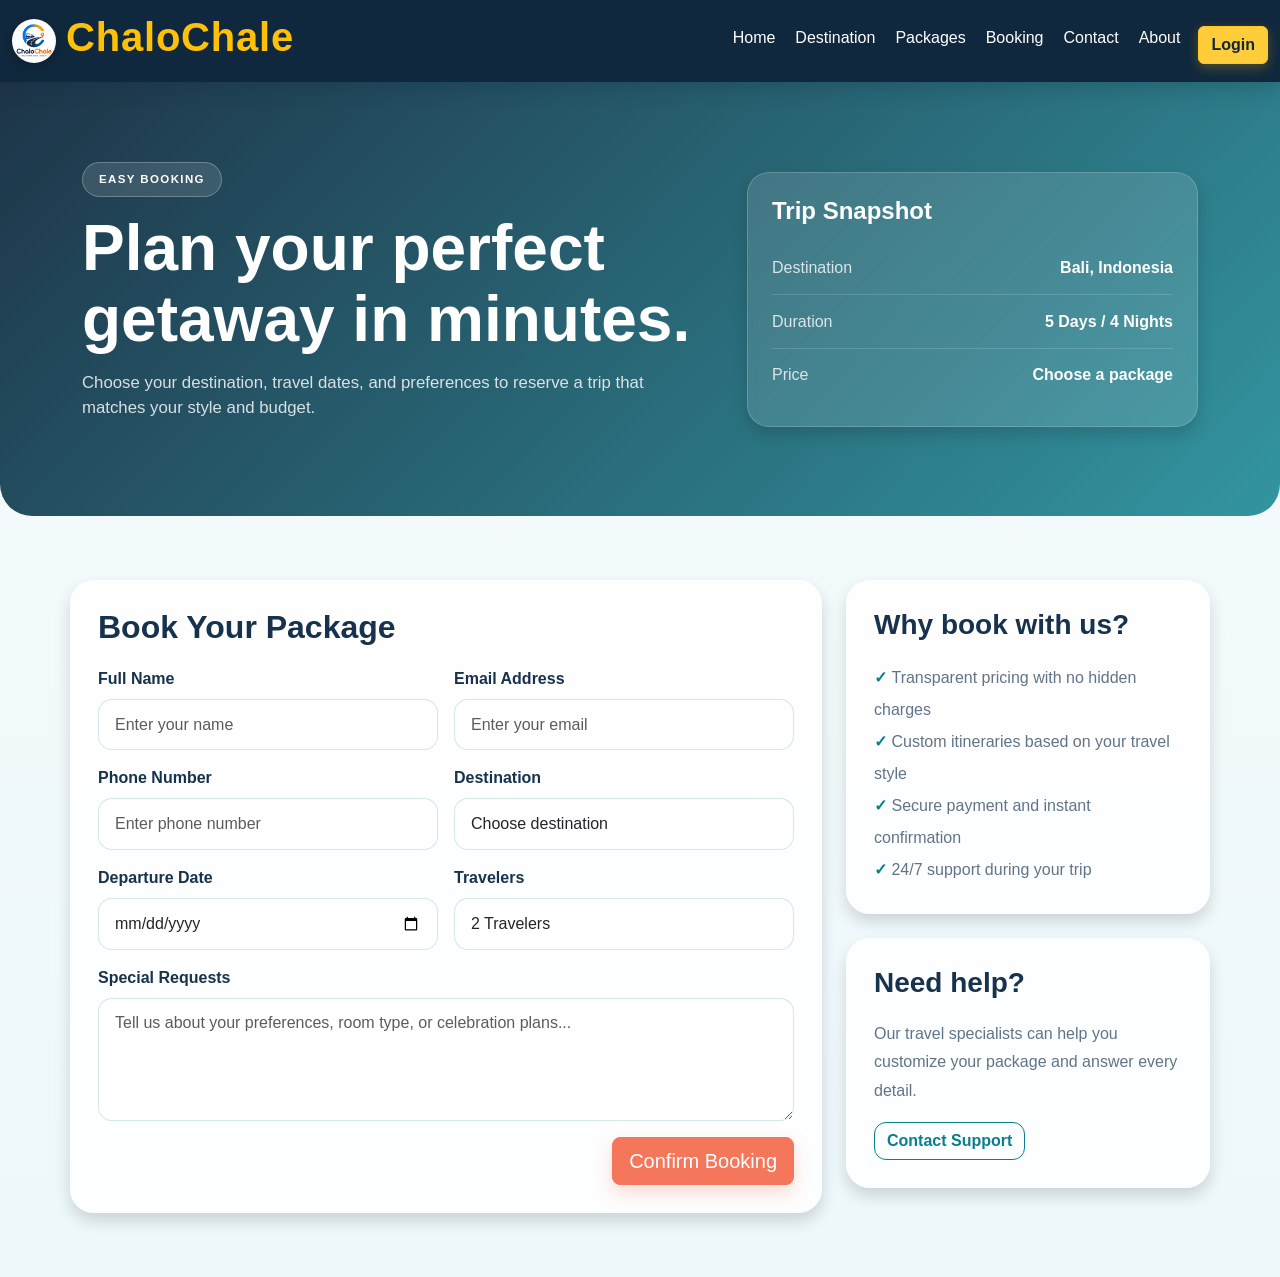
<file: Booking.html>
<!DOCTYPE html>
<html lang="en">

<head>
    <meta charset="UTF-8">
    <meta name="viewport" content="width=device-width, initial-scale=1.0">
    <link href="https://cdn.jsdelivr.net/npm/bootstrap@5.3.8/dist/css/bootstrap.min.css" rel="stylesheet" />
    <script src="https://cdn.jsdelivr.net/npm/bootstrap@5.3.8/dist/js/bootstrap.bundle.min.js"></script>
    <link rel="stylesheet" href="Css/styles.css">
    <link rel="stylesheet" href="Css/Booking.css">
    <title>ChaloChale - Booking</title>
</head>

<body>
    <nav class="navbar navbar-expand-lg navbar-dark bg-dark sticky-top shadow">
        <div class="container-fluid">
            <img src="Images/ChaloChale.png" alt="Logo">
            <h2 class="navbar-brand fw-bold fs-1 text-warning">ChaloChale</h2>
            <button class="navbar-toggler" type="button" data-bs-toggle="collapse" data-bs-target="#navbarNav">
                <span class="navbar-toggler-icon"></span>
            </button>
            <div class="collapse navbar-collapse" id="navbarNav">
                <ul class="navbar-nav ms-auto">
                    <li class="nav-item"><a class="nav-link active" href="index.html">Home</a></li>
                    <li class="nav-item"><a class="nav-link active" href="Destination.html">Destination</a></li>
                    <li class="nav-item"><a class="nav-link active" href="Packages.html">Packages</a></li>
                    <li class="nav-item"><a class="nav-link active" href="Booking.html">Booking</a></li>
                    <li class="nav-item"><a class="nav-link active" href="Contact.html">Contact</a></li>
                    <li class="nav-item"><a class="nav-link active" href="About.html">About</a></li>
                    <li class="nav-item"><a href="Login.html" class="btn btn-warning ms-2 active">Login</a></li>
                </ul>
            </div>
        </div>
    </nav>

    <section class="booking-hero">
        <div class="container">
            <div class="row align-items-center g-4">
                <div class="col-lg-7">
                    <span class="section-tag">Easy booking</span>
                    <h1>Plan your perfect getaway in minutes.</h1>
                    <p>Choose your destination, travel dates, and preferences to reserve a trip that matches your style and budget.</p>
                </div>
                <div class="col-lg-5">
                    <div class="summary-card shadow">
                        <h4>Trip Snapshot</h4>
                        <div class="summary-row">
                            <span>Destination</span>
                            <strong>Bali, Indonesia</strong>
                        </div>
                        <div class="summary-row">
                            <span>Duration</span>
                            <strong>5 Days / 4 Nights</strong>
                        </div>
                        <div class="summary-row">
                            <span>Price</span>
                            <strong>₹16,499</strong>
                        </div>
                    </div>
                </div>
            </div>
        </div>
    </section>

    <section class="container booking-section">
        <div class="row g-4">
            <div class="col-lg-8">
                <div class="booking-card shadow">
                    <h2>Book Your Package</h2>
                    <form id="bookingForm" novalidate>
                        <div class="row g-3">
                            <div class="col-md-6">
                                <label class="form-label" for="bookingName">Full Name</label>
                                <input type="text" id="bookingName" class="form-control" placeholder="Enter your name" required>
                            </div>
                            <div class="col-md-6">
                                <label class="form-label" for="bookingEmail">Email Address</label>
                                <input type="email" id="bookingEmail" class="form-control" placeholder="Enter your email" required>
                            </div>
                            <div class="col-md-6">
                                <label class="form-label" for="bookingPhone">Phone Number</label>
                                <input type="tel" id="bookingPhone" class="form-control" placeholder="Enter phone number" required>
                            </div>
                            <div class="col-md-6">
                                <label class="form-label" for="destination">Destination</label>
                                <select id="destination" class="form-select" required>
                                    <option value="" selected>Choose destination</option>
                                    <option value="Swiss Alps" data-price="18999">Swiss Alps</option>
                                    <option value="Bali Escape" data-price="16499">Bali Escape</option>
                                    <option value="Kyoto Heritage" data-price="21299">Kyoto Heritage</option>
                                    <option value="Dubai Premium" data-price="29999">Dubai Premium</option>
                                    <option value="Kerala Retreat" data-price="12799">Kerala Retreat</option>
                                    <option value="Paris Romance" data-price="24499">Paris Romance</option>
                                </select>
                            </div>
                            <div class="col-md-6">
                                <label class="form-label" for="departureDate">Departure Date</label>
                                <input type="date" id="departureDate" class="form-control" required>
                            </div>
                            <div class="col-md-6">
                                <label class="form-label" for="travelers">Travelers</label>
                                <select id="travelers" class="form-select">
                                    <option value="2" selected>2 Travelers</option>
                                    <option value="1">1 Traveler</option>
                                    <option value="3">3 Travelers</option>
                                    <option value="4">4 Travelers</option>
                                </select>
                            </div>
                            <div class="col-12">
                                <label class="form-label" for="requests">Special Requests</label>
                                <textarea id="requests" class="form-control" rows="4" placeholder="Tell us about your preferences, room type, or celebration plans..."></textarea>
                            </div>
                            <div class="col-12 text-end">
                                <button type="submit" class="btn btn-primary btn-lg">Confirm Booking</button>
                            </div>
                        </div>
                    </form>
                </div>
            </div>

            <div class="col-lg-4">
                <div class="info-card shadow">
                    <h3>Why book with us?</h3>
                    <ul class="feature-list">
                        <li>Transparent pricing with no hidden charges</li>
                        <li>Custom itineraries based on your travel style</li>
                        <li>Secure payment and instant confirmation</li>
                        <li>24/7 support during your trip</li>
                    </ul>
                </div>

                <div class="info-card shadow mt-4">
                    <h3>Need help?</h3>
                    <p>Our travel specialists can help you customize your package and answer every detail.</p>
                    <a href="Contact.html" class="btn btn-outline-primary">Contact Support</a>
                </div>
            </div>
        </div>
    </section>

    <script src="js/script.js"></script>

</body>

</html>
</file>
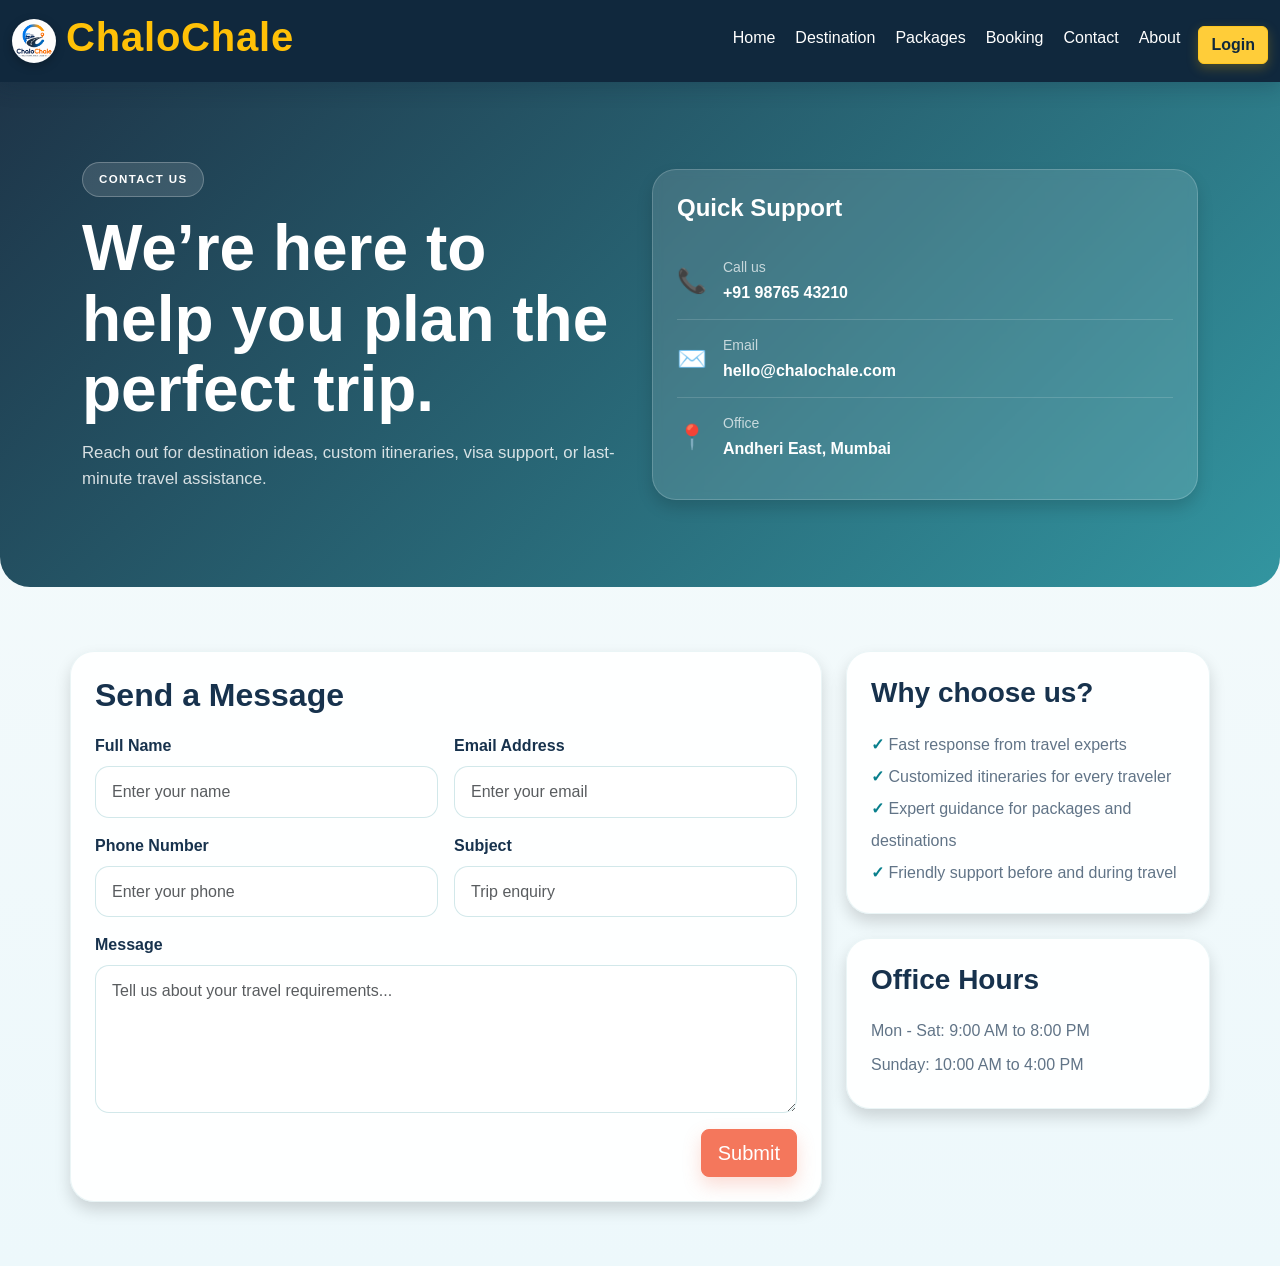
<file: Contact.html>
<!DOCTYPE html>
<html lang="en">

<head>
    <meta charset="UTF-8">
    <meta name="viewport" content="width=device-width, initial-scale=1.0">
    <link href="https://cdn.jsdelivr.net/npm/bootstrap@5.3.8/dist/css/bootstrap.min.css" rel="stylesheet" />
    <script src="https://cdn.jsdelivr.net/npm/bootstrap@5.3.8/dist/js/bootstrap.bundle.min.js"></script>
    <link rel="stylesheet" href="Css/styles.css">
    <link rel="stylesheet" href="Css/Contact.css">
    <title>ChaloChale - Contact</title>
</head>

<body>
    <nav class="navbar navbar-expand-lg navbar-dark bg-dark sticky-top shadow">
        <div class="container-fluid">
            <img src="Images/ChaloChale.png" alt="Logo">
            <h2 class="navbar-brand fw-bold fs-1 text-warning">ChaloChale</h2>
            <button class="navbar-toggler" type="button" data-bs-toggle="collapse" data-bs-target="#navbarNav">
                <span class="navbar-toggler-icon"></span>
            </button>
            <div class="collapse navbar-collapse" id="navbarNav">
                <ul class="navbar-nav ms-auto">
                    <li class="nav-item"><a class="nav-link active" href="index.html">Home</a></li>
                    <li class="nav-item"><a class="nav-link active" href="Destination.html">Destination</a></li>
                    <li class="nav-item"><a class="nav-link active" href="Packages.html">Packages</a></li>
                    <li class="nav-item"><a class="nav-link active" href="Booking.html">Booking</a></li>
                    <li class="nav-item"><a class="nav-link active" href="Contact.html">Contact</a></li>
                    <li class="nav-item"><a class="nav-link active" href="About.html">About</a></li>
                    <li class="nav-item"><a href="Login.html" class="btn btn-warning ms-2 active">Login</a></li>
                </ul>
            </div>
        </div>
    </nav>

    <section class="contact-hero">
        <div class="container">
            <div class="row align-items-center g-4">
                <div class="col-lg-6">
                    <span class="section-tag">Contact us</span>
                    <h1>We’re here to help you plan the perfect trip.</h1>
                    <p>Reach out for destination ideas, custom itineraries, visa support, or last-minute travel assistance.</p>
                </div>
                <div class="col-lg-6">
                    <div class="contact-card shadow">
                        <h4>Quick Support</h4>
                        <div class="info-row">
                            <span>📞</span>
                            <div>
                                <small>Call us</small>
                                <strong>+91 98765 43210</strong>
                            </div>
                        </div>
                        <div class="info-row">
                            <span>✉️</span>
                            <div>
                                <small>Email</small>
                                <strong>hello@chalochale.com</strong>
                            </div>
                        </div>
                        <div class="info-row">
                            <span>📍</span>
                            <div>
                                <small>Office</small>
                                <strong>Andheri East, Mumbai</strong>
                            </div>
                        </div>
                    </div>
                </div>
            </div>
        </div>
    </section>

    <section class="container contact-section">
        <div class="row g-4">
            <div class="col-lg-8">
                <div class="form-card shadow">
                    <h2>Send a Message</h2>
                    <form id="contactForm" novalidate>
                        <div class="row g-3">
                            <div class="col-md-6">
                                <label class="form-label" for="contactName">Full Name</label>
                                <input type="text" id="contactName" class="form-control" placeholder="Enter your name" required>
                            </div>
                            <div class="col-md-6">
                                <label class="form-label" for="contactEmail">Email Address</label>
                                <input type="email" id="contactEmail" class="form-control" placeholder="Enter your email" required>
                            </div>
                            <div class="col-md-6">
                                <label class="form-label" for="contactPhone">Phone Number</label>
                                <input type="tel" id="contactPhone" class="form-control" placeholder="Enter your phone" required>
                            </div>
                            <div class="col-md-6">
                                <label class="form-label" for="contactSubject">Subject</label>
                                <input type="text" id="contactSubject" class="form-control" placeholder="Trip enquiry" required>
                            </div>
                            <div class="col-12">
                                <label class="form-label" for="contactMessage">Message</label>
                                <textarea id="contactMessage" class="form-control" rows="5" placeholder="Tell us about your travel requirements..." required></textarea>
                            </div>
                            <div class="col-12 text-end">
                                <button type="submit" class="btn btn-primary btn-lg">Submit</button>
                            </div>
                        </div>
                    </form>
                </div>
            </div>

            <div class="col-lg-4">
                <div class="support-card shadow">
                    <h3>Why choose us?</h3>
                    <ul class="support-list">
                        <li>Fast response from travel experts</li>
                        <li>Customized itineraries for every traveler</li>
                        <li>Expert guidance for packages and destinations</li>
                        <li>Friendly support before and during travel</li>
                    </ul>
                </div>

                <div class="support-card shadow mt-4">
                    <h3>Office Hours</h3>
                    <p>Mon - Sat: 9:00 AM to 8:00 PM</p>
                    <p>Sunday: 10:00 AM to 4:00 PM</p>
                </div>
            </div>
        </div>
    </section>

    <script src="js/script.js"></script>

</body>

</html>
</file>
<file: Css/styles.css>
:root {
    --ink: #17324d;
    --muted: #617487;
    --sky: #eaf6f7;
    --teal: #087f8c;
    --coral: #f4775c;
    --surface-shadow: 0 14px 35px rgba(23, 50, 77, 0.12);
}

body {
    background: linear-gradient(180deg, #f7fbfb 0%, var(--sky) 100%);
    color: var(--ink);
    min-width: 320px;
}

nav img {
    height: 44px;
    width: 44px;
    margin-right: 10px;
    border-radius: 50%;
    object-fit: cover;
    box-shadow: 0 3px 10px rgba(0, 0, 0, 0.25);
}

.navbar {
    background: #10283d !important;
    box-shadow: 0 5px 18px rgba(16, 40, 61, 0.25) !important;
}

.navbar-brand {
    letter-spacing: 0.02em;
}

.navbar .nav-link {
    border-radius: 8px;
    margin: 0 2px;
    transition: background-color 0.2s ease, color 0.2s ease;
}

.navbar .nav-link:hover,
.navbar .nav-link:focus {
    background: rgba(255, 255, 255, 0.12);
    color: #ffd166;
}

.navbar .btn-warning {
    color: #10283d;
    font-weight: 700;
    box-shadow: 0 4px 12px rgba(255, 193, 7, 0.25);
}

.home-hero {
    background: linear-gradient(135deg, rgba(16, 40, 61, 0.94), rgba(8, 127, 140, 0.82));
    padding: 5rem 0;
    color: white;
    border-radius: 0 0 32px 32px;
}

.section-tag {
    display: inline-block;
    padding: 0.5rem 1rem;
    border-radius: 999px;
    background: rgba(255, 255, 255, 0.12);
    border: 1px solid rgba(255, 255, 255, 0.25);
    text-transform: uppercase;
    letter-spacing: 0.12em;
    font-size: 0.72rem;
    font-weight: 700;
}

.section-tag.dark {
    background: rgba(8, 127, 140, 0.08);
    border-color: rgba(8, 127, 140, 0.12);
    color: var(--teal);
}

.section-tag.light {
    background: rgba(255, 255, 255, 0.18);
    border-color: rgba(255, 255, 255, 0.3);
    color: white;
}

.home-hero h1 {
    margin-top: 1rem;
    font-size: clamp(2.5rem, 5vw, 4.3rem);
    line-height: 1.1;
    font-weight: 800;
}

.home-hero p {
    color: rgba(255, 255, 255, 0.85);
    max-width: 560px;
    margin-top: 1rem;
    font-size: 1.08rem;
}

.hero-panel {
    position: relative;
    overflow: hidden;
    border-radius: 26px;
    border: 1px solid rgba(255, 255, 255, 0.15);
}

.hero-panel img {
    width: 100%;
    height: 420px;
    object-fit: cover;
}

.hero-panel-body {
    position: absolute;
    left: 1.2rem;
    right: 1.2rem;
    bottom: 1.2rem;
    padding: 1rem 1.25rem;
    border-radius: 18px;
    background: rgba(16, 40, 61, 0.72);
    backdrop-filter: blur(6px);
}

.hero-panel-body span {
    display: block;
    color: #dcecf2;
    text-transform: uppercase;
    letter-spacing: 0.08em;
    font-size: 0.7rem;
}

.hero-panel-body h3 {
    margin: 0.4rem 0;
    font-weight: 800;
}

.hero-panel-body p {
    margin: 0;
    color: #ffd166;
    font-weight: 700;
}

.stats-row {
    margin-top: -1rem;
}

.stat-box {
    background: rgba(255, 255, 255, 0.9);
    border-radius: 22px;
    padding: 1.4rem 1rem;
    box-shadow: var(--surface-shadow);
    height: 100%;
}

.stat-box h3 {
    margin-bottom: 0.4rem;
    color: var(--teal);
    font-weight: 800;
}

.stat-box p {
    margin: 0;
    color: var(--muted);
    font-weight: 600;
}

.section-heading {
    margin-top: 0.7rem;
    font-weight: 800;
    color: var(--ink);
}

.category-row {
    margin-top: 1.5rem;
}

.category-card {
    background: rgba(255, 255, 255, 0.82);
    border: 1px solid rgba(8, 127, 140, 0.08);
    border-radius: 22px;
    padding: 1.5rem 1rem;
    text-align: center;
    box-shadow: var(--surface-shadow);
    height: 100%;
    transition: transform 0.25s ease, box-shadow 0.25s ease;
}

.category-card:hover {
    transform: translateY(-6px);
    box-shadow: 0 20px 40px rgba(23, 50, 77, 0.16);
}

.category-card span {
    display: block;
    font-size: 2rem;
    margin-bottom: 0.5rem;
}

.category-card h5 {
    margin: 0;
    color: var(--ink);
    font-weight: 700;
}

.feature-grid {
    margin-top: 1.5rem;
}

.feature-card {
    border: none;
    border-radius: 22px;
    overflow: hidden;
    box-shadow: var(--surface-shadow);
    transition: transform 0.25s ease, box-shadow 0.25s ease;
}

.feature-card:hover {
    transform: translateY(-8px);
    box-shadow: 0 22px 45px rgba(23, 50, 77, 0.18);
}

.feature-card img {
    width: 100%;
    height: 250px;
    object-fit: cover;
}

.feature-card .card-body {
    padding: 1.4rem;
}

.pill {
    display: inline-block;
    padding: 0.4rem 0.7rem;
    border-radius: 999px;
    background: rgba(8, 127, 140, 0.08);
    color: var(--teal);
    font-size: 0.74rem;
    font-weight: 700;
}

.price {
    color: var(--coral);
    font-size: 1.2rem;
    font-weight: 800;
}

.feature-card h4 {
    margin-top: 1rem;
    color: var(--ink);
    font-weight: 800;
}

.meta {
    color: var(--muted);
    font-weight: 600;
    margin-bottom: 0.9rem;
}

.feature-card ul {
    padding-left: 1.2rem;
    margin: 0 0 1.2rem;
    color: var(--muted);
    line-height: 1.9;
}

.home-cta {
    background: linear-gradient(135deg, var(--ink), var(--teal));
    color: white;
    padding: 4rem 0;
    border-radius: 32px 32px 0 0;
    margin-top: 4rem;
}

.home-cta h2 {
    margin-top: 0.75rem;
    font-weight: 800;
}

.btn-warning {
    color: var(--ink);
    font-weight: 700;
}

.btn-outline-light {
    border-color: rgba(255, 255, 255, 0.5);
    color: white;
}

@media (max-width: 991px) {
    .home-hero {
        padding-top: 4rem;
    }
    .hero-panel img {
        height: 360px;
    }
}

@media (max-width: 767px) {
    .home-hero {
        padding: 3.5rem 0;
    }
    .hero-panel img {
        height: 300px;
    }
    .home-cta {
        padding: 3rem 0;
    }
}

@media (max-width: 768px) {
    .navbar .nav-link {
        margin: 2px 0;
    }
}

.navbar .btn-warning {
    margin: 0.5rem 0 0;
    display: inline-block;
}

#demo .carousel-item>img {
    height: 58vh;
    min-height: 380px;
}

#demo .carousel-caption {
    bottom: 12%;
}

.container-fluid.mb-5 .row {
    gap: 1rem;
}

#Package {
    grid-template-columns: repeat(2, minmax(0, 1fr));
    gap: 1rem;
}

#Package .col-md-3,
#Card .col-md-4 {
    margin-bottom: 0 !important;
}

@media (max-width: 480px) {
    .navbar-brand {
        font-size: 1.5rem !important;
    }
    nav img {
        height: 36px;
        width: 36px;
    }
    #demo .carousel-item>img {
        height: 470px;
    }
    #demo .carousel-caption {
        bottom: 15%;
    }
    #Package {
        grid-template-columns: 1fr;
    }
    #Card img {
        height: 220px;
    }
}
</file>
<file: Css/Booking.css>
:root {
    --navy: #10283d;
    --navy-soft: #17324d;
    --teal: #087f8c;
    --coral: #f4775c;
    --sky: #edf8fb;
    --muted: #617487;
    --white: #ffffff;
    --shadow: 0 18px 40px rgba(23, 50, 77, 0.12);
}

body {
    background: linear-gradient(180deg, #f7fbfb 0%, var(--sky) 100%);
    color: var(--navy-soft);
    font-family: Arial, Helvetica, sans-serif;
}

img {
    display: block;
    max-width: 100%;
}

.booking-hero {
    background: linear-gradient(135deg, rgba(16, 40, 61, 0.94), rgba(8, 127, 140, 0.82));
    padding: 5rem 0;
    color: var(--white);
    border-radius: 0 0 32px 32px;
}

.section-tag {
    display: inline-block;
    padding: 0.5rem 1rem;
    border-radius: 999px;
    background: rgba(255, 255, 255, 0.12);
    border: 1px solid rgba(255, 255, 255, 0.25);
    text-transform: uppercase;
    letter-spacing: 0.12em;
    font-size: 0.72rem;
    font-weight: 700;
}

.booking-hero h1 {
    margin-top: 1rem;
    font-size: clamp(2.4rem, 5vw, 4.1rem);
    line-height: 1.1;
    font-weight: 800;
}

.booking-hero p {
    max-width: 570px;
    margin-top: 1rem;
    color: rgba(255, 255, 255, 0.82);
    font-size: 1.05rem;
}

.summary-card {
    background: rgba(255, 255, 255, 0.12);
    border: 1px solid rgba(255, 255, 255, 0.18);
    border-radius: 22px;
    padding: 1.5rem;
    backdrop-filter: blur(5px);
}

.summary-card h4 {
    color: var(--white);
    font-weight: 800;
    margin-bottom: 1rem;
}

.summary-row {
    display: flex;
    justify-content: space-between;
    align-items: center;
    gap: 1rem;
    padding: 0.9rem 0;
    border-bottom: 1px solid rgba(255, 255, 255, 0.14);
    color: rgba(255, 255, 255, 0.8);
}

.summary-row:last-child {
    border-bottom: none;
}

.summary-row strong {
    color: var(--white);
    font-weight: 700;
}

.booking-section {
    padding: 4rem 0;
}

.booking-card,
.info-card {
    background: rgba(255, 255, 255, 0.9);
    border-radius: 24px;
    padding: 1.75rem;
    box-shadow: var(--shadow);
}

.booking-card h2,
.info-card h3 {
    margin-bottom: 1.25rem;
    color: var(--navy-soft);
    font-weight: 800;
}

.form-label {
    color: var(--navy-soft);
    font-weight: 600;
}

.form-control,
.form-select,
textarea {
    border: 1px solid rgba(8, 127, 140, 0.18);
    border-radius: 14px;
    padding: 0.8rem 1rem;
    background: #fff;
    box-shadow: none;
}

.form-control:focus,
.form-select:focus,
textarea:focus {
    border-color: var(--teal);
    box-shadow: 0 0 0 0.2rem rgba(8, 127, 140, 0.12);
}

.btn-primary {
    background: var(--coral);
    border-color: var(--coral);
    box-shadow: 0 8px 18px rgba(244, 119, 92, 0.25);
}

.btn-primary:hover,
.btn-primary:focus {
    background: #dd674f;
    border-color: #dd674f;
}

.btn-outline-primary {
    border-color: var(--teal);
    color: var(--teal);
    border-radius: 12px;
    font-weight: 600;
}

.btn-outline-primary:hover,
.btn-outline-primary:focus {
    background: var(--teal);
    border-color: var(--teal);
    color: var(--white);
}

.feature-list {
    list-style: none;
    padding: 0;
    margin: 0;
    color: var(--muted);
    line-height: 2;
}

.feature-list li::before {
    content: "✓ ";
    color: var(--teal);
    font-weight: 700;
}

.info-card p {
    color: var(--muted);
    line-height: 1.8;
    margin-bottom: 1rem;
}

@media (max-width: 991px) {
    .booking-hero {
        padding-top: 4rem;
    }
}

@media (max-width: 767px) {
    .booking-hero {
        padding: 3.5rem 0;
    }
    .booking-card,
    .info-card {
        padding: 1.3rem;
    }
    .summary-row {
        flex-direction: column;
        align-items: flex-start;
    }
}
</file>
<file: Css/Contact.css>
:root {
    --navy: #10283d;
    --navy-soft: #17324d;
    --teal: #087f8c;
    --coral: #f4775c;
    --sky: #edf8fb;
    --muted: #617487;
    --white: #ffffff;
    --shadow: 0 18px 40px rgba(23, 50, 77, 0.12);
}

body {
    background: linear-gradient(180deg, #f7fbfb 0%, var(--sky) 100%);
    color: var(--navy-soft);
    font-family: Arial, Helvetica, sans-serif;
}

img {
    display: block;
    max-width: 100%;
}

.contact-hero {
    background: linear-gradient(135deg, rgba(16, 40, 61, 0.94), rgba(8, 127, 140, 0.82));
    color: var(--white);
    padding: 5rem 0;
    border-radius: 0 0 30px 30px;
}

.section-tag {
    display: inline-block;
    padding: 0.5rem 1rem;
    border-radius: 999px;
    background: rgba(255, 255, 255, 0.12);
    border: 1px solid rgba(255, 255, 255, 0.25);
    text-transform: uppercase;
    letter-spacing: 0.12em;
    font-size: 0.72rem;
    font-weight: 700;
}

.contact-hero h1 {
    margin-top: 1rem;
    font-size: clamp(2.5rem, 5vw, 4.2rem);
    line-height: 1.1;
    font-weight: 800;
}

.contact-hero p {
    max-width: 540px;
    margin-top: 1rem;
    color: rgba(255, 255, 255, 0.82);
    font-size: 1.05rem;
}

.contact-card,
.form-card,
.support-card {
    background: rgba(255, 255, 255, 0.12);
    border: 1px solid rgba(255, 255, 255, 0.18);
    border-radius: 24px;
    padding: 1.5rem;
    backdrop-filter: blur(5px);
}

.contact-card h4 {
    color: var(--white);
    font-weight: 800;
    margin-bottom: 1.25rem;
}

.info-row {
    display: flex;
    gap: 1rem;
    align-items: center;
    padding: 0.9rem 0;
    border-bottom: 1px solid rgba(255, 255, 255, 0.15);
}

.info-row:last-child {
    border-bottom: none;
}

.info-row span {
    font-size: 1.5rem;
}

.info-row small {
    display: block;
    color: rgba(255, 255, 255, 0.7);
    margin-bottom: 0.2rem;
}

.info-row strong {
    color: var(--white);
    font-weight: 700;
}

.contact-section {
    padding: 4rem 0;
}

.form-card,
.support-card {
    background: rgba(255, 255, 255, 0.9);
    border-color: rgba(8, 127, 140, 0.08);
    box-shadow: var(--shadow);
}

.form-card h2,
.support-card h3 {
    margin-bottom: 1.25rem;
    color: var(--navy-soft);
    font-weight: 800;
}

.form-label {
    color: var(--navy-soft);
    font-weight: 600;
}

.form-control,
textarea {
    border: 1px solid rgba(8, 127, 140, 0.18);
    border-radius: 14px;
    padding: 0.8rem 1rem;
    background: #fff;
}

.form-control:focus,
textarea:focus {
    border-color: var(--teal);
    box-shadow: 0 0 0 0.2rem rgba(8, 127, 140, 0.12);
}

.btn-primary {
    background: var(--coral);
    border-color: var(--coral);
    box-shadow: 0 8px 18px rgba(244, 119, 92, 0.25);
}

.btn-primary:hover,
.btn-primary:focus {
    background: #dd674f;
    border-color: #dd674f;
}

.support-list {
    list-style: none;
    padding: 0;
    margin: 0;
    color: var(--muted);
    line-height: 2;
}

.support-list li::before {
    content: "✓ ";
    color: var(--teal);
    font-weight: 700;
}

.support-card p {
    color: var(--muted);
    line-height: 1.8;
    margin-bottom: 0.3rem;
}

@media (max-width: 991px) {
    .contact-hero {
        padding-top: 4rem;
    }
}

@media (max-width: 767px) {
    .contact-hero {
        padding: 3.5rem 0;
    }
    .contact-card,
    .form-card,
    .support-card {
        padding: 1.2rem;
    }
    .info-row {
        align-items: flex-start;
    }
}
</file>
